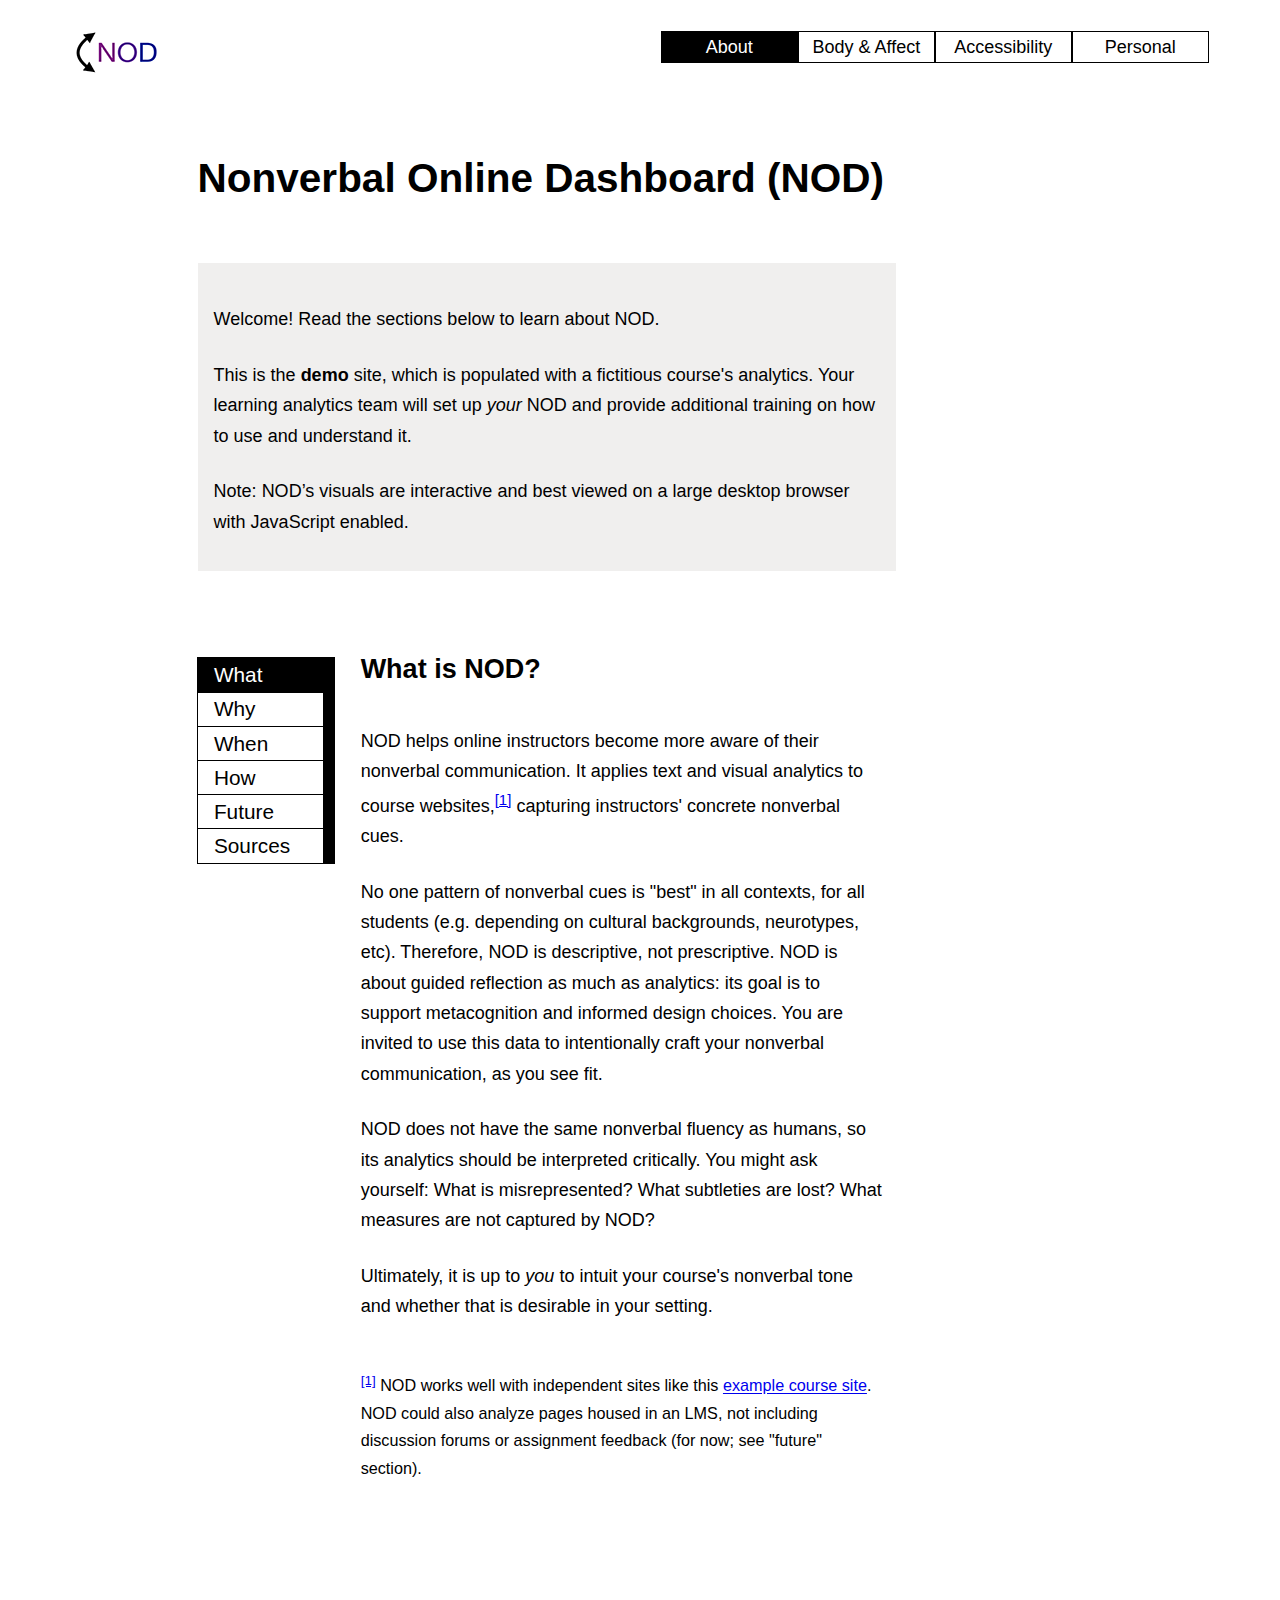
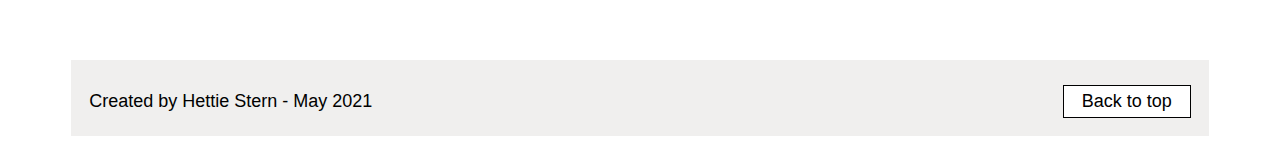
<file: index.html>
<!DOCTYPE html>
<html lang="en">

<head>
 	<meta charset="UTF-8">
 	<title>NOD</title>
 	<link rel="stylesheet" href="styles/about.css">
</head>

<body>
<header id="top">
	<img src="images/NOD7.png" alt="Nod logo: the text Nod with a double curved arrow mimicking the motion of a head nod" width=94 height=56>
	<nav id="mainMenu" aria-label="main menu">
		<ul>
			<li><span id="currentPage"><span class="visuallyHidden">Current Page:</span>About</span></li>
			<li><a href="bodyaffect.html" class="otherPages">Body & Affect</a></li>
			<li><a href="accessibility.html" class="otherPages">Accessibility</a></li>
			<li><a href="personal.html" class="otherPages">Personal</a></li>
		</ul>
	</nav>	
</header>

<h1>Nonverbal Online Dashboard (<span class="title">Nod</span>)</h1>

<section id="intro" aria-label="Introduction">
	<p>Welcome! Read the sections below to learn about <span class="title">Nod</span>.</p> 
	<p>This is the <strong>demo</strong> site, which is populated with a fictitious course's analytics. Your learning analytics team will set up <em>your</em> <span class="title">Nod</span> and provide additional training on how to use and understand it.</p>
	<p>Note: <span class="title">Nod</span>’s visuals are interactive and best viewed on a large desktop browser with JavaScript enabled.</p>
</section>

<nav id="aboutMenu" aria-label="about Nod menu">
	<ul role="tablist">
		<li><button class="tablinks" role="tab" onclick="openTab(event, 'what')" id="defaultOpen" aria-controls="what">What</button></li>
		<li><button class="tablinks" role="tab" onclick="openTab(event, 'why')" aria-controls="why">Why</button></li>
		<li><button class="tablinks" role="tab" onclick="openTab(event, 'when')" aria-controls="when">When</button></li>
		<li><button class="tablinks" role="tab" onclick="openTab(event, 'how')" aria-controls="how">How</button></li>
		<li><button class="tablinks" role="tab" onclick="openTab(event, 'future')" aria-controls="future">Future</button></li>
		<li><button class="tablinks" role="tab" onclick="openTab(event, 'sources')" aria-controls="sources">Sources</button></li>
	</ul>
</nav>




<section id="what" class="tabcontent" aria-labelledby="whatHeader">
	<h2 id="whatHeader">What is <span class="title">Nod</span>?</h2>
	<p> 
		<span class="title">Nod</span> helps online instructors become more aware of their nonverbal communication. It applies text and visual analytics to course websites,<sup id="linkToWhatNote"><a href="#whatNote">[1]</a></sup> capturing instructors' concrete nonverbal cues.
	</p>
	<p>
		No one pattern of nonverbal cues is "best" in all contexts, for all students (e.g. depending on cultural backgrounds, neurotypes, etc). Therefore, <span class="title">Nod</span> is descriptive, not prescriptive. <span class="title">Nod</span> is about guided reflection as much as analytics: its goal is to support metacognition and informed design choices. You are invited to use this data to intentionally craft your nonverbal communication, as you see fit.
	</p>
	<p>
		<span class="title">Nod</span> does not have the same nonverbal fluency as humans, so its analytics should be interpreted critically. You might ask yourself: What is misrepresented? What subtleties are lost? What measures are not captured by <span class="title">Nod</span>?
	</p>
	<p>
		Ultimately, it is up to <em>you</em> to intuit your course's nonverbal tone and whether that is desirable in your setting.
	</p>
	<footer id="whatNote" class="footnote">
		<p>
			<sup><a href="#linkToWhatNote">[1]</a></sup>
			<span class="title">Nod</span> works well with independent sites like this <a href="https://bookdown.org/chen/la-manual/">example course site</a>. <span class="title">Nod</span> could also analyze pages housed in an LMS, not including discussion forums or assignment feedback (for now; see "future" section).
		</p>
	</footer>
</section>

<section id="why" class="tabcontent" aria-labelledby="whyHeader">
	<h2 id="whyHeader">Why is <span class="title">Nod</span> useful?</h2>
	<p>
		Learners don't just encode learning content but also the context in which it is learned. Nonverbal cues are part of that context. They reveal the attitudes and emotions behind our messages, shaping the social-emotional experience of learning <span class="citation">(<cite>Al Tawil, 2019</cite>)</span>.
	</p>
	<p>
		In online environments, nonverbal communication may affect <dfn>social presence</dfn>, in particular <span class="citation">(<cite>Tu & McIsaac, 2002</cite>; <cite>Dixson et al, 2017</cite>; <cite>Al Tawil, 2019</cite>)</span>. Social presence is "the degree to which a person is perceived as ‘real’ in computer-mediated communication” <span class="citation">(<cite>Gunawardena & Zittle, 1997</cite>, p. 9)</span>. When learners experience high levels of instructor social presence in an online course, they perceive the instructor as available and interested in interpersonal relationships <span class="citation">(<cite>Dikkers, 2017</cite>)</span>. A notable aspect of social presence is <dfn>immediacy</dfn>, or a feeling of closeness <span class="citation">(<cite>Mehrabian, 1971</cite>; <cite>Tu & McIsaac, 2002</cite>)</span>. Social presence, including immediacy, has been associated with more positive affect toward the instructor, course, and subject and greater learner engagement and motivation <span class="citation">(<cite>Gunawardena, 1995</cite>; <cite>Witt et al, 2004</cite>)</span>.
	</p>
	<p>
		Therefore, by pointing out your nonverbal cues, <span class="title">Nod</span> offers clues about your social presence (or lack there of). Based on your course site, how might learners perceive your effort to cultivate a relationship with them; your effort to help them succeed? <span class="title">Nod</span>'s analytics may support or refute different answers.
	</p>
	<p>
		These analytics draw especially from <cite>Dixson et al (2017)</cite> and <cite>Al Tawil (2019)</cite>. These papers outline new, exploratory frameworks for nonverbal communication in online learning — frameworks that have also been correlated with social presence. These frameworks include the physical body language and paralanguage that can be conveyed through multimedia. But they also describe other ways to convey nonverbal intent digitally. Some of these, such as personal images and emoticons, may be overlooked and underutilized despite their significant effects <span class="citation">(<cite>Dixson et al, 2017</cite>)</span>. <span class="title">Nod</span> builds upon these frameworks - translating and reorganizing their measures and specifying additional, related ones. Currently, <span class="title">Nod</span> favors text-based cues, but future developments will expand its capacity for detailed analysis of multimedia and temporal cues, too (see "future" section).
	</p>
	<p>
		Because <span class="title">Nod</span> is theory-driven, it could be useful for both practice and research. <span class="title">Nod</span>'s analytics could be paired with data on learners' affective, cognitive, and behavioral learning to gain deeper understanding of the effects of nonverbal communication. Researchers might identify different analytic patterns and study their effects on different learners and/or across different contexts. Moreover, they could study the relative significance of each of <span class="title">Nod</span>'s categories and cues for different learners and contexts.
	</p>
</section>

<section id="when" class=tabcontent aria-labelledby="whenHeader">
	<h2 id="whenHeader">When should I use <span class="title">Nod</span>?</h2>
	<p>
		<span class="title">Nod</span> is easiest to set up when your course site has been created in full — whether your course is pre-planned or already delivered. It may be challenging to automatize updates to <span class="title">Nod</span> as new pages are created on your course site. Still, <span class="title">Nod</span> is meant to be actionable. You are encouraged to use <span class="title">Nod</span>'s insights to revise your course site or your approach to designing other course sites. 
	</p>
</section>


<section id="how" class=tabcontent aria-labelledby="howHeader">
	<h2 id="howHeader">How does <span class="title">Nod</span> work?</h2>
	<p>
		<span class="title">Nod</span> treats your website's html code as textual data, which can be analyzed and visualized. Here is a simplified explanation of the workflow:
	</p>
	<p>
		Your learning analytics team will set up a database to house data about your course website.<sup id="linktoHowNote"><a href="#howNote">[1]</a></sup> For each page on your site, a url will be added to a new row in this database. A process called web scraping will be used to fetch the html code from that url. 
	</p>
	<p>
		The html code will be parsed to identify and store the following: the alt text and captions for images and videos, image pixel dimensions, and the video durations. The page url will also be passed to <a href="https://www.webaccessibility.com/">Web Accessibility by Level Access</a> and the compliance score will be collected.
	</p>
	<p>
		In addition, the text on each page will be extracted from the html code and saved to a text file. Each file will be passed to two text analysis tools: <dfn><a href="http://www.cohmetrix.com/">CohMetrix</a></dfn> and <dfn><a href="https://liwc.wpengine.com/">Linguistic Inquiry & Word Count (LIWC)</a></dfn>. 
	</p>
	<p>
		CohMetrix calculates 108 different indices on a text. The following ones will be added to your database: average paragraph length and syntactic simplicity.
	</p>
	<p>
		LIWC consists of a series of dictionaries, each corresponding to a different category. It categorizes each word in a text by searching for it in each dictionary and noting which one(s) it appears in. This is used to calculate 1. the percentage of the text that falls into each category and 2. the text's score on four summary variables <span class="citation">(<cite>Pennebaker et al, 2015</cite>)</span>. 
	</p>
	<div>	
		<p>
			The following LIWC analytics will be added to your database: 
		</p>
		<ul>
			<li>The percentage of words on your page that fall into the body, affective processes, and informal language categories. These categories have been customized for <span class="title">Nod</span> to include the following additions: select emojis added to the body and affective processes categories (note: emoticons are already included); nonverbal vocalizations & capitalizations added to the informal language category.</li>
			<li>The scores on the emotional tone and authenticity variables</li>
		</ul>
	</div>
	<div>
		<p>
			LIWC dictionaries will also be used independently to create and store the following lists:
		</p>
		<ul>
			<li>
				The specific words/ideograms in your text that fall into the customized body, affective processes, and informal language categories, along with the number of times they appear in your text. (For each page, there will be an array of words/ideograms and their frequency. All arrays will be looped through to identify words/ideograms with the highest total frequency across all pages.)
			</li>
			<li>
				The captions and alt text on your website that contain words from the first-person pronouns, social processes, and personal concerns categories. Each page has a list of captions and alt text for images that appear on it. Each word in each caption or al text will be compared to the first-person pronouns, social processes, and personal concerns dictionaries. If a match is found between one word in the caption / alt text and one of those dictionaries, the whole caption or alt text will be added to a "personal image" list. Additionally, the captions/alt text for all GIFs (identified by src pointing to .gif file) are added to this list. 
			</li>
		</ul>
	</div>
	<p>
		Finally, to create <span class="title">Nod</span>'s visualizations, the database will be uploaded to <a href="https://public.tableau.com/en-us/s/">Tableau</a>, a visual analytics platform. Should you update your database, Tableau can automatically update your visualizations as well.
	</p>
	<footer id="howNote" class="footnote">
		<p>
			<sup><a href="#linktoHowNote">[1]</a></sup>
			<a href="https://openrefine.org/">OpenRefine</a> is a good database application choice. Speak with your learning analytics team to learn about its procedures for ethical data storage.
		</p>
	</footer>
</section>


<section id="future" class=tabcontent aria-labelledby="futureHeader">
	<h2 id="futureHeader">Future developments</h2>
	<ul>
		<li>
			More detailed analysis of multimedia: <span class="title">Nod</span> will detect bodies & affect in visuals and voice. This will require additional ethical considerations around machine learning and data privacy. 
		</li>
		<li>
			More data sources: <span class="title">Nod</span> will analyze instructors’ interactions with students, including over email or private messaging, in discussion forums, and when giving feedback on assignments. Interactions could be compared by type and/or learner. Email could be scraped, and <span class="title">Nod</span> could integrate within an LMS.
		</li>
		<li>
			Additional categories of nonverbal cues, derived from <cite>Dixson et al (2017)</cite> and <cite>Al Tawil (2019)</cite>:
			<ul class="sublist">
				<li>aesthetics: colors, typographic design, layout (analyze CSS)</li>
				<li>chronemics: response / feedback latency, length, and frequency</li>
			</ul>
		</li>
		<li>
			Technical improvements: increased accessibility of <span class="title">Nod</span> itself and adaptive formatting for visuals with larger data set sizes
		</li>
		<li>
			A super <span class="title">Nod</span> that aggregates / compares data from multiple courses 
		</li>
		<li>
			Potentially, the addition of meaningful benchmarks and summary scales. These would consider subject and setting and be created through research on large samples of courses. Any additions must pass ethical scrutiny, especially regarding biases that might be amplified. <span class="title">Nod</span> will continue to emphasize human interpretation and context dependency. 
		</li>
	</ul>
</section>


<section id="sources" class=tabcontent aria-labelledby="sourcesHeader">
	<h2 id="sourcesHeader">Sources</h2>
	<ol>
		<li>
			Al Tawil, R. (2019). Nonverbal Communication in Text-Based, Asynchronous Online Education. The International Review of Research in Open and Distributed Learning, 20(1).
		</li>
		<li>
			Dikkers, A. G., Whiteside, A. L., & Tap, B. (2017). Social presence: Understanding connections among definitions, theory, measurements, and practice. In A. L. Whiteside, A. G. Dikkers, & K., & Swan (Eds.), Social presence in online learning : Multiple perspectiveson practice and research (pp. 11-25). Stylus Publishing. 
		</li>
		<li>
			Dixson, M. D., Greenwell, M. R., Rogers-Stacy, C., Weister, T., & Lauer, S. (2017). Nonverbal immediacy behaviors and online student engagement: bringing past instructional research into the present virtual classroom. Communication Education, 66(1), 37-53.
		</li>
		<li>
			Gunawardena, C. N. (1995). Social presence theory and implications for interaction and collaborative learning in computer conferences. International journal of educational telecommunications, 1(2), 147-166.
		</li>
		<li>
			Gunawardena, C. N., & Zittle, F. J. (1997). Social presence as a predictor of satisfaction within a computer‐mediated conferencing environment. American Journal of Distance Education, 11(3), 8-26.
		</li>
		<li>
			Mehrabian, A. (1971). Silent messages (Vol. 8, No. 152, p. 30). Belmont, CA: Wadsworth.
		</li>
		<li>
			Pennebaker, J.W., Boyd, R.L., Jordan, K., & Blackburn, K. (2015). The development and psychometric properties of LIWC2015. Austin, TX: University of Texas at Austin. DOI: 10.15781/T29G6Z
		</li>
		<li>
			Tu, C. H., & McIsaac, M. (2002). The relationship of social presence and interaction in online classes. The American Journal of Distance Education, 16(3), 131-150.
		</li>
		<li>
			Witt, P. L., Wheeless, L. R., & Allen, M. (2004). A meta‐analytical review of the relationship between teacher immediacy and student learning. Communication Monographs, 71(2), 184-207.
		</li>
	</ol>
</section>

<footer id="pagefooter">
	<p id="attribution">Created by Hettie Stern - May 2021</p>
	<p id="topButton"><a href="#top">Back to top</a></p>
</footer>

<script src="scripts/tabsAccordion.js"></script>

</body>

</html>
</file>
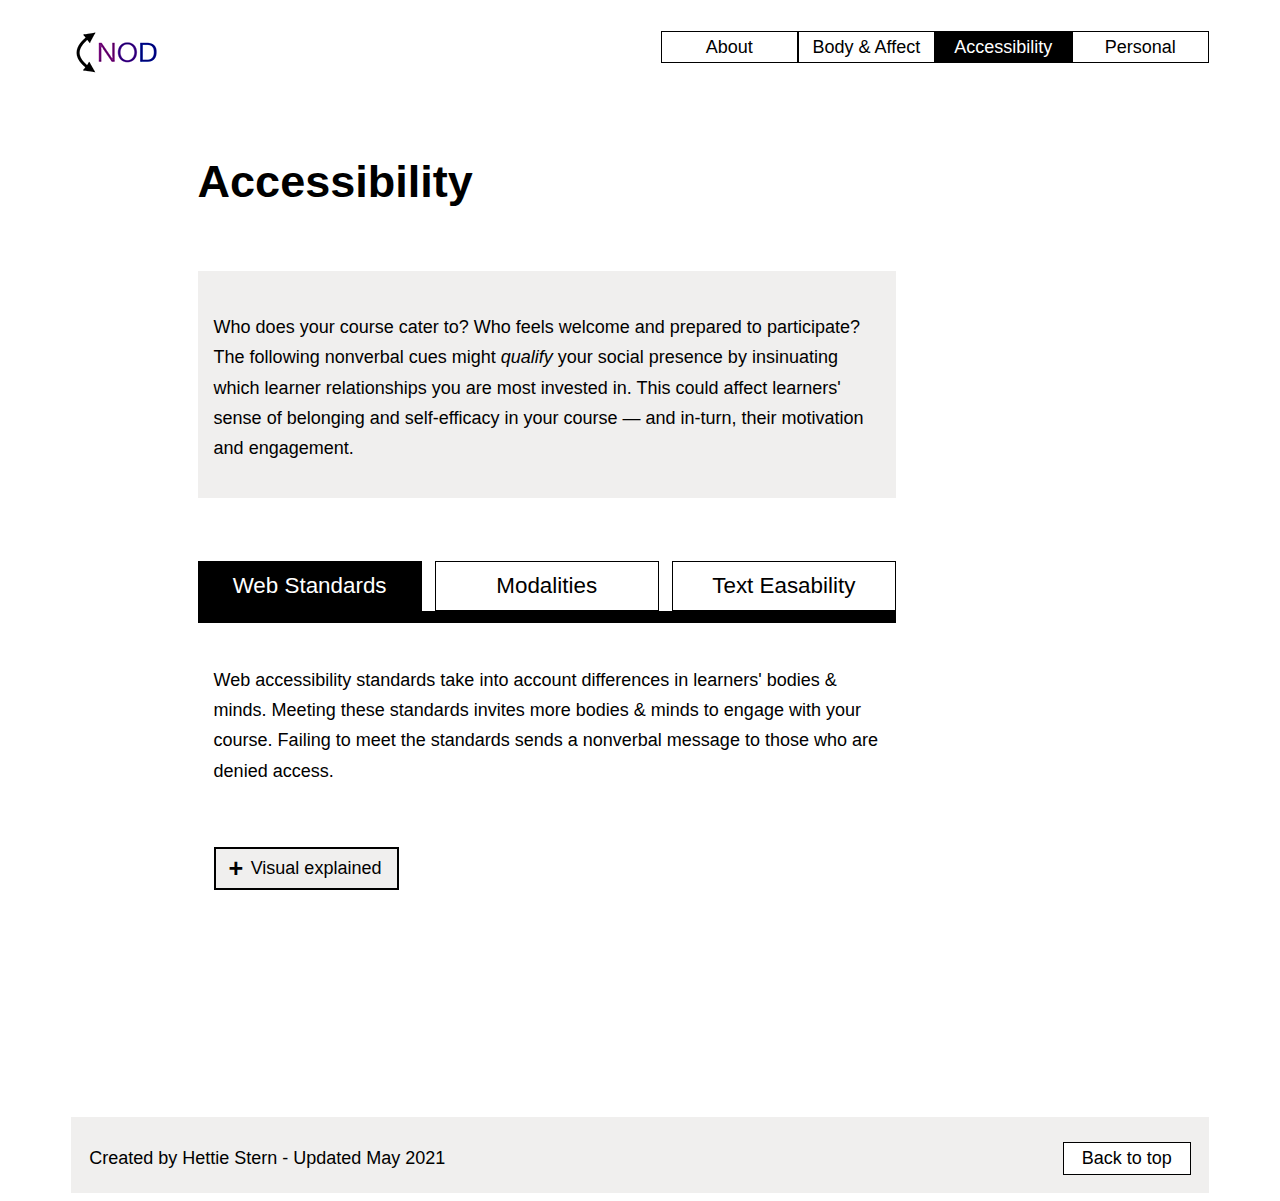
<file: accessibility.html>
<!DOCTYPE html>
<html lang="en">

<head>
	<meta charset="UTF-8">
 	<title>NOD-Accessibility</title>
 	<link rel="stylesheet" href="styles/category.css">
</head>

<body>
	
<header id="top">
	<img src="images/NOD7.png" alt="Nod logo: the text Nod with a double curved arrow mimicking the motion of a head nod" width=94 height=56>
	<nav id="mainMenu" aria-label="main menu">
		<ul>
			<li><a href="index.html" class="otherPages">About</a></li>
			<li><a href="bodyaffect.html" class="otherPages">Body & Affect</a></li>
			<li><span id="currentPage"><span class="visuallyHidden">Current Page:</span>Accessibility</span></li>
			<li><a href="personal.html" class="otherPages">Personal</a></li>
		</ul>
	</nav>	
</header>

<h1>Accessibility</h1>

<section id="intro" aria-label="Introduction">
	<p>
		Who does your course cater to? Who feels welcome and prepared to participate? The following nonverbal cues might <em>qualify</em> your social presence by insinuating which learner relationships you are most invested in. This could affect learners' sense of belonging and self-efficacy in your course — and in-turn, their motivation and engagement.
	</p>
</section>

<nav id="categoryMenu" aria-label="accessibility cues menu">
	<ul role="tablist">
		<li><button class="tablinks" role="tab" onclick="openTab(event, 'webStandards')" id="defaultOpen" aria-controls="webStandards">Web Standards</button></li>
		<li><button class="tablinks" role="tab" onclick="openTab(event, 'modalities')" aria-controls="modalities">Modalities</button></li>
		<li><button class="tablinks" role="tab" onclick="openTab(event, 'textEasability')" aria-controls="textEasability">Text Easability</button></li>
	</ul>
</nav>


<section id="webStandards" class="tabcontent shorterVisual" aria-label="Web Standards">

	<p class="reflection">
		Web accessibility standards take into account differences in learners' bodies & minds. Meeting these standards invites more bodies & minds to engage with your course. Failing to meet the standards sends a nonverbal message to those who are denied access.
	</p>

	<button class="accordion" id="wsAccord" aria-expanded="false" aria-controls="wsPanel">Visual explained</button>
	<div class="panel" id="wsPanel" role="region" aria-hidden="true" aria-labelledby="wsAccord">
	  <p>
	  	This chart shows how well each page meets the <b>Web Content Accessibility Guidelines (WCAG) 2.1 standards</b>, according to <a href="https://www.webaccessibility.com/">Web Accessibility by Level Access</a>. Each page is scored from 0 (no compliance with standards) to 100 (full compliance with standards).
	  </p>
	  <p> 
	  	Coming soon: detailed results, including specific violations, will be displayed or linked to make these analytics more actionable.
	  </p>
	</div>


	<!-- embed code provided by Tableau-->

	<div class='tableauPlaceholder' id='viz1618787666104' style='position: relative'>
		<noscript>
			<img alt='Web standards compliance scores. Description of analytics coming soon.' src=
			'https:&#47;&#47;public.tableau.com&#47;static&#47;images&#47;Ac&#47;Accessibility_16063529736840&#47;Sheet2&#47;1_rss.png'
			style='border: none'>
		</noscript>
		<object class='tableauViz' style='display:none;'>
			<param name='host_url' value='https%3A%2F%2Fpublic.tableau.com%2F'>
			<param name='embed_code_version' value='3'>
			<param name='site_root' value=''>
			<param name='name' value='Accessibility_16063529736840&#47;Sheet2'>
			<param name='tabs' value='no'>
			<param name='toolbar' value='no'>
			<param name='static_image' value=
			'https:&#47;&#47;public.tableau.com&#47;static&#47;images&#47;Ac&#47;Accessibility_16063529736840&#47;Sheet2&#47;1.png'>
			 <param name='animate_transition' value='yes'>
			<param name='display_static_image' value='yes'>
			<param name='display_spinner' value='yes'>
			<param name='display_overlay' value='yes'>
			<param name='display_count' value='yes'>
			<param name='language' value='en'>
		</object>
	</div>
	<script type='text/javascript'>
	    var divElement = document.getElementById('viz1618787666104');
		var vizElement = divElement.getElementsByTagName('object')[0];
		vizElement.style.width='94%';vizElement.style.height=(divElement.offsetWidth*0.1)+'px';
		var scriptElement = document.createElement('script');
		scriptElement.src = 'https://public.tableau.com/javascripts/api/viz_v1.js';
		vizElement.parentNode.insertBefore(scriptElement, vizElement);
	</script>

</section>



<section id="modalities" class="tabcontent" aria-label="Modalities">

<p class="reflection">
		Different modalities afford different types of nonverbal cues. They may also make information more or less accessible to learners depending on cognitive and technological processing speeds. What nonverbal cues are available and/or transmitted by the modalities you choose? What pathways do learners have to understanding and the experience of social presence?
	</p>

	<button class="accordion" id="modAccord" aria-expanded="false" aria-controls="modPanel">Visual explained</button>
	<div class="panel" id="modPanel" role="region" aria-hidden="true" aria-labelledby="modAccord">
	  <p>
	  	This bubble chart compares the relative use of different modalities in your course, overall. A larger circle means more information is presented in that modality. 
	  </p>
	  <p> 
	  	The following conversions were used to create this distribution: 1 minute of video = 125 words = 531,915 square pixels. Future research may adjust these numbers according to course subject and context.
	  </p>
	</div>


	<!-- embed code provided by Tableau-->

	<div class='tableauPlaceholder' id='viz1618445539632' style='position: relative'>
		<noscript>
			<img alt='How information is communicated. Description of analytics coming soon.' src=
			'https:&#47;&#47;public.tableau.com&#47;static&#47;images&#47;Ac&#47;Accessibility2_16064123582380&#47;Sheet1&#47;1_rss.png'
			style='border: none'>
		</noscript>
		<object class='tableauViz' style='display:none;'>
			<param name='host_url' value='https%3A%2F%2Fpublic.tableau.com%2F'>
			 <param name='embed_code_version' value='3'>
			 <param name='site_root' value=''>
			<param name='name' value='Accessibility2_16064123582380&#47;Sheet1'>
			<param name='tabs' value='no'>
			<param name='toolbar' value='yes'>
			<param name='static_image' value=
			'https:&#47;&#47;public.tableau.com&#47;static&#47;images&#47;Ac&#47;Accessibility2_16064123582380&#47;Sheet1&#47;1.png'>
			 <param name='animate_transition' value='yes'>
			<param name='display_static_image' value='yes'>
			<param name='display_spinner' value='yes'>
			<param name='display_overlay' value='yes'>
			<param name='display_count' value='yes'>
			<param name='language' value='en'>
		</object>
	</div>
	<script type='text/javascript'>
	    var divElement = document.getElementById('viz1618445539632');
		var vizElement = divElement.getElementsByTagName('object')[0];
		vizElement.style.width='95%';vizElement.style.height=(divElement.offsetWidth*.5)+'px';
		var scriptElement = document.createElement('script');
		scriptElement.src = 'https://public.tableau.com/javascripts/api/viz_v1.js';
		vizElement.parentNode.insertBefore(scriptElement, vizElement);
	</script>

</section>



<section id="textEasability" class="tabcontent" aria-label="Text Easability">

	<p class="reflection">
		Can your course site be read with ease? Text easability could have similar effects as the speed and volume of speech. It may signal your expectations for learners' effort, executive function skills, or prior knowledge. Or it might signal how much care you've given to make information intelligible or digestible for certain learners. This may shape learners' emotional experience of reading your text. For example, if learners can't meet your implicit expectations or feel you don't care about supporting them, they may become frustrated with you, the course, or themselves.
	</p>

	<button class="accordion" id="teAccord" aria-expanded="false" aria-controls="tePanel">Visual explained</button>
	<div class="panel" id="tePanel" role="region" aria-hidden="true" aria-labelledby="teAccord">
		<p>
	  		This scatterplot shows each page's average paragraph length as a function of syntactic simplicity. Average paragraph length may indicate how much text is formatted / broken up vs blocked. Text with greater syntactic simplicity uses fewer words and simpler, more familiar syntax structures.<sup id="linkToEasabilityNote"><a href="#easabilityNote">[1]</a></sup>	
		</p>
		<p>
			A page with long paragraphs and low syntactic simplicity may have dense blocks of text that are more cognitively demanding.
		</p>
		<footer class="footnote" id="easabilityNote">
			<p>
				<sup><a href="#linkToEasabilityNote">[1]</a></sup>
				See <a href="http://cohmetrix.memphis.edu/cohmetrixhome/documentation_indices.html">CohMetrix documentation</a>, sections III.1 & III.2
			</p>
		</footer>
	</div>


	<!-- embed code provided by Tableau-->

	<div class='tableauPlaceholder' id='viz1618786522759' style='position: relative'>
		<noscript>
			<img alt='Paragraph length x Syntactic simplicity. Description of analytics coming soon.' src=
			'https:&#47;&#47;public.tableau.com&#47;static&#47;images&#47;Ac&#47;Accessibility_16063529736840&#47;Sheet6&#47;1_rss.png'
		style='border: none'>
		</noscript> 
		<object class='tableauViz' style='display:none;'>
			<param name='host_url' value='https%3A%2F%2Fpublic.tableau.com%2F'>
			 <param name='embed_code_version' value='3'>
			 <param name='site_root' value=''>
			 <param name='name' value='Accessibility_16063529736840&#47;Sheet6'>
			 <param name='tabs' value='no'>
			 <param name='toolbar' value='no'>
			 <param name='static_image' value='https:&#47;&#47;public.tableau.com&#47;static&#47;images&#47;Ac&#47;Accessibility_16063529736840&#47;Sheet6&#47;1.png'>
			 <param name='animate_transition' value='yes'>
			 <param name='display_static_image' value='yes'>
			 <param name='display_spinner' value='yes'>
			 <param name='display_overlay' value='yes'>
			 <param name='display_count' value='yes'>
			 <param name='language' value='en'>
		</object>
	</div>
	<script type='text/javascript'>
	    var divElement = document.getElementById('viz1618786522759');                    
		var vizElement = divElement.getElementsByTagName('object')[0];                    
		vizElement.style.width='95%';vizElement.style.height=(divElement.offsetWidth*0.57)+'px';                    
		var scriptElement = document.createElement('script');                    
		scriptElement.src = 'https://public.tableau.com/javascripts/api/viz_v1.js';                    
		vizElement.parentNode.insertBefore(scriptElement, vizElement);                
	</script>

</section>



<footer id="pagefooter">
	<p id="attribution">Created by Hettie Stern - Updated May 2021</p>
	<p id="topButton"><a href="#top">Back to top</a></p>
</footer>


<script src="scripts/tabsAccordion.js"></script>

</body>

</html>
</file>
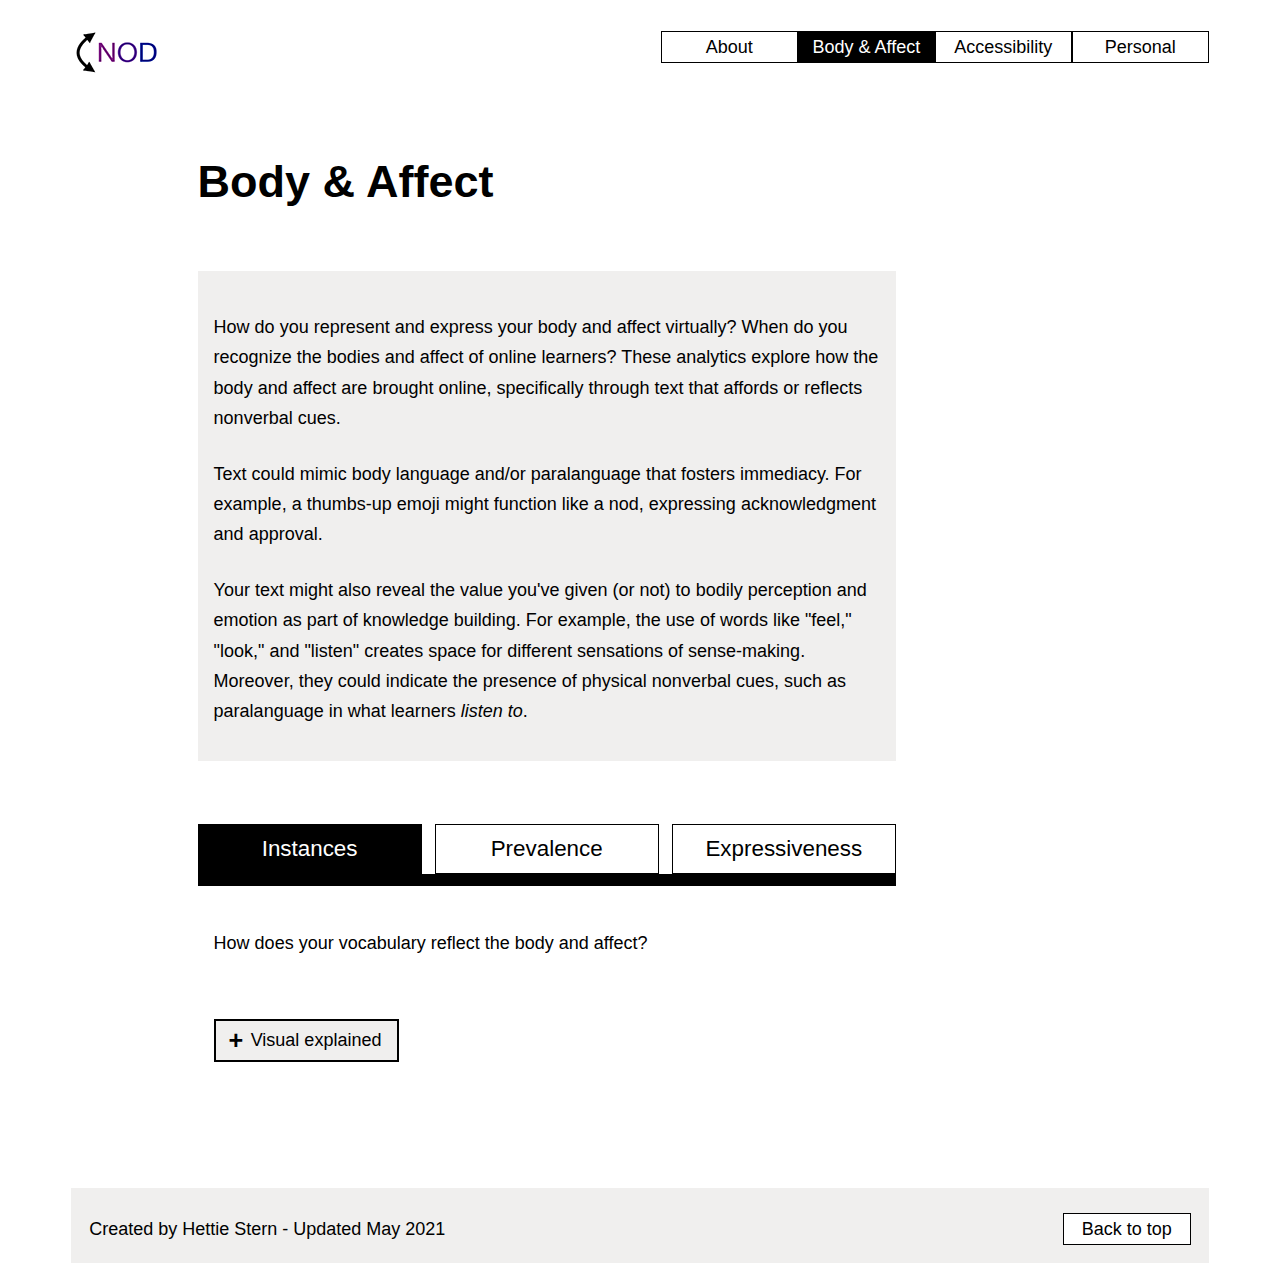
<file: bodyaffect.html>
<!DOCTYPE html>
<html lang="en">

<head>
	<meta charset="UTF-8">
 	<title>NOD-BodyAffect</title>
 	<link rel="stylesheet" href="styles/category.css">
</head>

<body>
<header id="top">
	<img src="images/NOD7.png" alt="Nod logo: the text Nod with a double curved arrow mimicking the motion of a head nod" width=94 height=56>
	<nav id="mainMenu" aria-label="main menu">
		<ul>
			<li><a href="index.html" class="otherPages">About</a></li>
			<li><span id="currentPage"><span class="visuallyHidden">Current Page:</span>Body & Affect</span></li>
			<li><a href="accessibility.html" class="otherPages">Accessibility</a></li>
			<li><a href="personal.html" class="otherPages">Personal</a></li>
		</ul>
	</nav>	
</header>

<h1>Body & Affect</h1>

<section id="intro" aria-label="Introduction">
	<p>
		How do you represent and express your body and affect virtually? When do you recognize the bodies and affect of online learners? These analytics explore how the body and affect are brought online, specifically through text that affords or reflects nonverbal cues. 
	</p>
	<p>
		Text could mimic body language and/or paralanguage that fosters immediacy. For example, a <i>thumbs-up emoji</i> might function like a nod, expressing acknowledgment and approval.
	</p>
	<p>
		Your text might also reveal the value you've given (or not) to bodily perception and emotion as part of knowledge building. For example, the use of words like "feel," "look," and "listen" creates space for different sensations of sense-making. Moreover, they could indicate the presence of physical nonverbal cues, such as paralanguage in what learners <em>listen to</em>.
	</p>
</section>

<nav id="categoryMenu" aria-label="body and affect cues menu">
	<ul role="tablist">
		<li><button class="tablinks" role="tab" onclick="openTab(event, 'instances')" id="defaultOpen" aria-controls="instances">Instances</button></li>
		<li><button class="tablinks" role="tab" onclick="openTab(event, 'prevalence')" aria-controls="prevalence">Prevalence</button></li>
		<li><button class="tablinks" role="tab" onclick="openTab(event, 'expressiveness')" aria-controls="expressiveness">Expressiveness</button></li>
	</ul>
</nav>


<section id="instances" class="tabcontent" aria-label="Instances">
	<p class="reflection">
		How does your vocabulary reflect the body and affect?
	</p>
	<button class="accordion" id="instAccord" aria-expanded="false" aria-controls="instPanel">Visual explained</button>
	<div class="panel" id="instPanel" role="region" aria-hidden="true" aria-labelledby="instAccord">
	  <p>
	  	This word cloud displays the most common body and affect words and ideograms used on your course site. The larger the word or ideogram, the more frequently it is used on your site.
	  </p>
	  <div> 
	  	<p>Customized LIWC dictionaries are used to identify words and ideograms that either or both:</p>
		  <ul>
		  	<li>
		  		reference the <b>body</b>, including perceptual processes (LIWC's body category). Examples: "head", "listen", <i>thumbs-up emoji</i>
		  	</li>
		  	<li>
		  		describe or convey <b>affect</b> (LIWC's affective processes and informal language categories). Examples: nonverbal vocalizations & capitalizations like "<i>sooo</i>" and "<i>GREAT</i>"; netspeak like "<i>lol</i>"; <i>heart emoji</i> or <i>&#60;3</i>
		  	</li>
		  </ul>
		</div>
	</div>


	<!-- embed code provided by Tableau-->

	<div class='tableauPlaceholder' id='viz1618788482415' style='position: relative'>
			<noscript><img alt=
			'Body and affect words and ideograms. Description of analytics coming soon.' src=
			'https:&#47;&#47;public.tableau.com&#47;static&#47;images&#47;Wo&#47;Wordcloud_16076253095960&#47;Sheet1&#47;1_rss.png'
			style='border: none'>
		</noscript>
		<object class='tableauViz' style='display:none;'>
			<param name='host_url' value='https%3A%2F%2Fpublic.tableau.com%2F'>
			 <param name='embed_code_version' value='3'>
			 <param name='site_root' value=''>
			<param name='name' value='Wordcloud_16076253095960&#47;Sheet1'>
			<param name='tabs' value='no'>
			<param name='toolbar' value='yes'>
			<param name='static_image' value=
			'https:&#47;&#47;public.tableau.com&#47;static&#47;images&#47;Wo&#47;Wordcloud_16076253095960&#47;Sheet1&#47;1.png'>
			 <param name='animate_transition' value='yes'>
			<param name='display_static_image' value='yes'>
			<param name='display_spinner' value='yes'>
			<param name='display_overlay' value='yes'>
			<param name='display_count' value='yes'>
			<param name='language' value='en'>
			<param name='filter' value='publish=yes'>
			<param name='origin' value='viz_share_link'>
		</object>
	</div>
	<script type='text/javascript'>
	    var divElement = document.getElementById('viz1618788482415');
		var vizElement = divElement.getElementsByTagName('object')[0];
		vizElement.style.width='95%';vizElement.style.height=(divElement.offsetWidth*0.4)+'px';
		var scriptElement = document.createElement('script');
		scriptElement.src = 'https://public.tableau.com/javascripts/api/viz_v1.js';
		vizElement.parentNode.insertBefore(scriptElement, vizElement);                
	</script>

</section>



<section id="prevalence" class="tabcontent" aria-label="Prevalence">
	<p class="reflection">
		Is the body and/or affect more present for certain lessons? Does their presence change over time, as the course progresses? Does it change through space, as learners navigate the course site?
	</p>
	<button class="accordion" id="prevAccord" aria-expanded="false" aria-controls="prevPanel">Visual explained</button>
	<div class="panel" id="prevPanel" role="region" aria-hidden="true" aria-labelledby="prevAccord">
	  <p>
	  	These charts show, out of all the text on a webpage, the percentage of words / ideograms that fall into each category. These percentages are calculated by a customized LIWC: text referencing the body is the <span class="measureName">body</span> category, and text conveying affect is the <span class="measureName">affective processes</span> plus <span class="measureName">informal language</span> categories.
	  </p>
	</div>

	<!-- embed code provided by Tableau-->
	<!-- visual 1 -->
	<div class='tableauPlaceholder' id='viz1618864493715' style='position: relative'>
		<noscript>
			<img alt='Average percent of text referencing the body and conveying affect. Description of analytics coming soon.' src=
			'https:&#47;&#47;public.tableau.com&#47;static&#47;images&#47;Fi&#47;Finalproject_16063264581250&#47;Sheet5&#47;1_rss.png'
			style='border: none'>
		</noscript>
		<object class='tableauViz' style='display:none;'>
			<param name='host_url' value='https%3A%2F%2Fpublic.tableau.com%2F'>
			 <param name='embed_code_version' value='3'>
			 <param name='site_root' value=''>
			<param name='name' value='Finalproject_16063264581250&#47;Sheet5'>
			<param name='tabs' value='no'>
			<param name='toolbar' value='no'>
			<param name='static_image' value=
			'https:&#47;&#47;public.tableau.com&#47;static&#47;images&#47;Fi&#47;Finalproject_16063264581250&#47;Sheet5&#47;1.png'>
			 <param name='animate_transition' value='yes'>
			<param name='display_static_image' value='yes'>
			<param name='display_spinner' value='yes'>
			<param name='display_overlay' value='yes'>
			<param name='display_count' value='yes'>
			<param name='language' value='en'>
		</object>
	</div>
	<script type='text/javascript'>
	    var divElement = document.getElementById('viz1618864493715');
		var vizElement = divElement.getElementsByTagName('object')[0];
		vizElement.style.width='80%';vizElement.style.height=(divElement.offsetWidth*0.2)+'px';
		var scriptElement = document.createElement('script');
		scriptElement.src = 'https://public.tableau.com/javascripts/api/viz_v1.js';
		vizElement.parentNode.insertBefore(scriptElement, vizElement);                
	</script>

	
	<!-- visual 2 -->
	<div class='tableauPlaceholder' id='viz1618864191124' style='position: relative'>
		<noscript>
			<img alt='Percentage of text referencing the body. Description of analytics coming soon.' src=
			'https:&#47;&#47;public.tableau.com&#47;static&#47;images&#47;Fi&#47;Finalproject_16063264581250&#47;Sheet1&#47;1_rss.png'
			style='border: none'>
		</noscript>
		<object class='tableauViz' style='display:none;'>
			<param name='host_url' value='https%3A%2F%2Fpublic.tableau.com%2F'>
			 <param name='embed_code_version' value='3'>
			 <param name='site_root' value=''>
			<param name='name' value='Finalproject_16063264581250&#47;Sheet1'>
			<param name='tabs' value='no'>
			<param name='toolbar' value='no'>
			<param name='static_image' value=
			'https:&#47;&#47;public.tableau.com&#47;static&#47;images&#47;Fi&#47;Finalproject_16063264581250&#47;Sheet1&#47;1.png'>
			 <param name='animate_transition' value='yes'>
			<param name='display_static_image' value='yes'>
			<param name='display_spinner' value='yes'>
			<param name='display_overlay' value='yes'>
			<param name='display_count' value='yes'>
			<param name='language' value='en'>
		</object>
	</div>
	<script type='text/javascript'>
	    var divElement = document.getElementById('viz1618864191124');
		var vizElement = divElement.getElementsByTagName('object')[0];
		vizElement.style.width='80%';vizElement.style.height=(divElement.offsetWidth*0.25)+'px';
		var scriptElement = document.createElement('script');
		scriptElement.src = 'https://public.tableau.com/javascripts/api/viz_v1.js';
		vizElement.parentNode.insertBefore(scriptElement, vizElement);                
	</script>


	<!-- visual 3 -->
	<div class='tableauPlaceholder' id='viz1618864392140' style='position: relative'>
		<noscript>
			<img alt='Percentage of text conveying affect. Description of analytics coming soon.' src=
			'https:&#47;&#47;public.tableau.com&#47;static&#47;images&#47;Fi&#47;Finalproject_16063264581250&#47;Sheet2&#47;1_rss.png'
			style='border: none'>
		</noscript>
		<object class='tableauViz' style='display:none;'>
			<param name='host_url' value='https%3A%2F%2Fpublic.tableau.com%2F'>
			 <param name='embed_code_version' value='3'>
			 <param name='site_root' value=''>
			<param name='name' value='Finalproject_16063264581250&#47;Sheet2'>
			<param name='tabs' value='no'>
			<param name='toolbar' value='no'>
			<param name='static_image' value=
			'https:&#47;&#47;public.tableau.com&#47;static&#47;images&#47;Fi&#47;Finalproject_16063264581250&#47;Sheet2&#47;1.png'>
			 <param name='animate_transition' value='yes'>
			<param name='display_static_image' value='yes'>
			<param name='display_spinner' value='yes'>
			<param name='display_overlay' value='yes'>
			<param name='display_count' value='yes'>
			<param name='language' value='en'>
		</object>
	</div>
	<script type='text/javascript'>
	    var divElement = document.getElementById('viz1618864392140');
		var vizElement = divElement.getElementsByTagName('object')[0];
		vizElement.style.width='80%';vizElement.style.height=(divElement.offsetWidth*0.25)+'px';
		var scriptElement = document.createElement('script');
		scriptElement.src = 'https://public.tableau.com/javascripts/api/viz_v1.js';
		vizElement.parentNode.insertBefore(scriptElement, vizElement);                
	</script>
	
</section>



<section id="expressiveness" class="tabcontent shorterVisual" aria-label="Expressiveness">

	<p class="reflection">
		How emotionally expressive is the text throughout your course site?
	</p>

	<button class="accordion" id="expAccord" aria-expanded="false" aria-controls="expPanel">Visual explained</button>
	<div class="panel" id="expPanel" role="region" aria-hidden="true" aria-labelledby="expAccord">
		<p>
	  		Each page on your course site receives an expressiveness score on a scale of 0 (emotionally neutral) to 50 (highly emotionally expressive). This box plot<sup id="linkToBoxPlotNote"><a href="#boxPlotNote">[1]</a></sup> shows the distribution of those scores.	
		</p>
		<p>
			This measure is a transformation of the LIWC <span class="measureName">emotional tone</span> variable<sup id="linkToToneNote"><a href="#toneNote">[2]</a></sup>, which ranges from 0 (maximally negative tone) to 100 (maximally positive tone). The expressiveness measure is the absolute value of the LIWC <span class="measureName">emotional tone</span> minus 50.
		</p>
		<p>
			Coming soon: analysis of patterns in punctuation usage.
		</p>

		<footer class="footnote">
			<p>
				<sup id="boxPlotNote"><a href="#linkToBoxPlotNote">[1]</a></sup>
				<a href="http://cohmetrix.memphis.edu/cohmetrixhome/documentation_indices.html">More on box plots</a>
			</p>
			<p>
				<sup id="toneNote"><a href="#linkToToneNote">[2]</a></sup>
				<a href="https://liwc.wpengine.com/interpreting-liwc-output/">More on <span class="measureName">emotional tone</span> variable</a>
			</p>
		</footer>
	</div>


	<!-- embed code provided by Tableau-->

	<div class='tableauPlaceholder' id='viz1618789011727' style='position: relative'>
		<noscript>
			<img alt='Expressiveness of text. Description of analytics coming soon.' src=
			'https:&#47;&#47;public.tableau.com&#47;static&#47;images&#47;C6&#47;C6Y6XK7T6&#47;1_rss.png'
			style='border: none'>
		</noscript>
		<object class='tableauViz' style='display:none;'>
			<param name='host_url' value='https%3A%2F%2Fpublic.tableau.com%2F'>
			 <param name='embed_code_version' value='3'>
			 <param name='path' value='shared&#47;C6Y6XK7T6'>
			 <param name='toolbar' value='no'>
			<param name='static_image' value=
			'https:&#47;&#47;public.tableau.com&#47;static&#47;images&#47;C6&#47;C6Y6XK7T6&#47;1.png'>
			 <param name='animate_transition' value='yes'>
			<param name='display_static_image' value='yes'>
			<param name='display_spinner' value='yes'>
			<param name='display_overlay' value='yes'>
			<param name='display_count' value='yes'>
			<param name='origin' value='viz_share_link'>
		</object>
	</div>
	<script type='text/javascript'>
	    var divElement = document.getElementById('viz1618789011727');
		var vizElement = divElement.getElementsByTagName('object')[0];
		vizElement.style.width='95%';vizElement.style.height=(divElement.offsetWidth*0.2)+'px';
		var scriptElement = document.createElement('script');
		scriptElement.src = 'https://public.tableau.com/javascripts/api/viz_v1.js';
		vizElement.parentNode.insertBefore(scriptElement, vizElement);                
	</script>
</section>


<footer id="pagefooter">
	<p id="attribution">Created by Hettie Stern - Updated May 2021</p>
	<p id="topButton"><a href="#top">Back to top</a></p>
</footer>


<script src="scripts/tabsAccordion.js"></script>

</body>

</html>
</file>
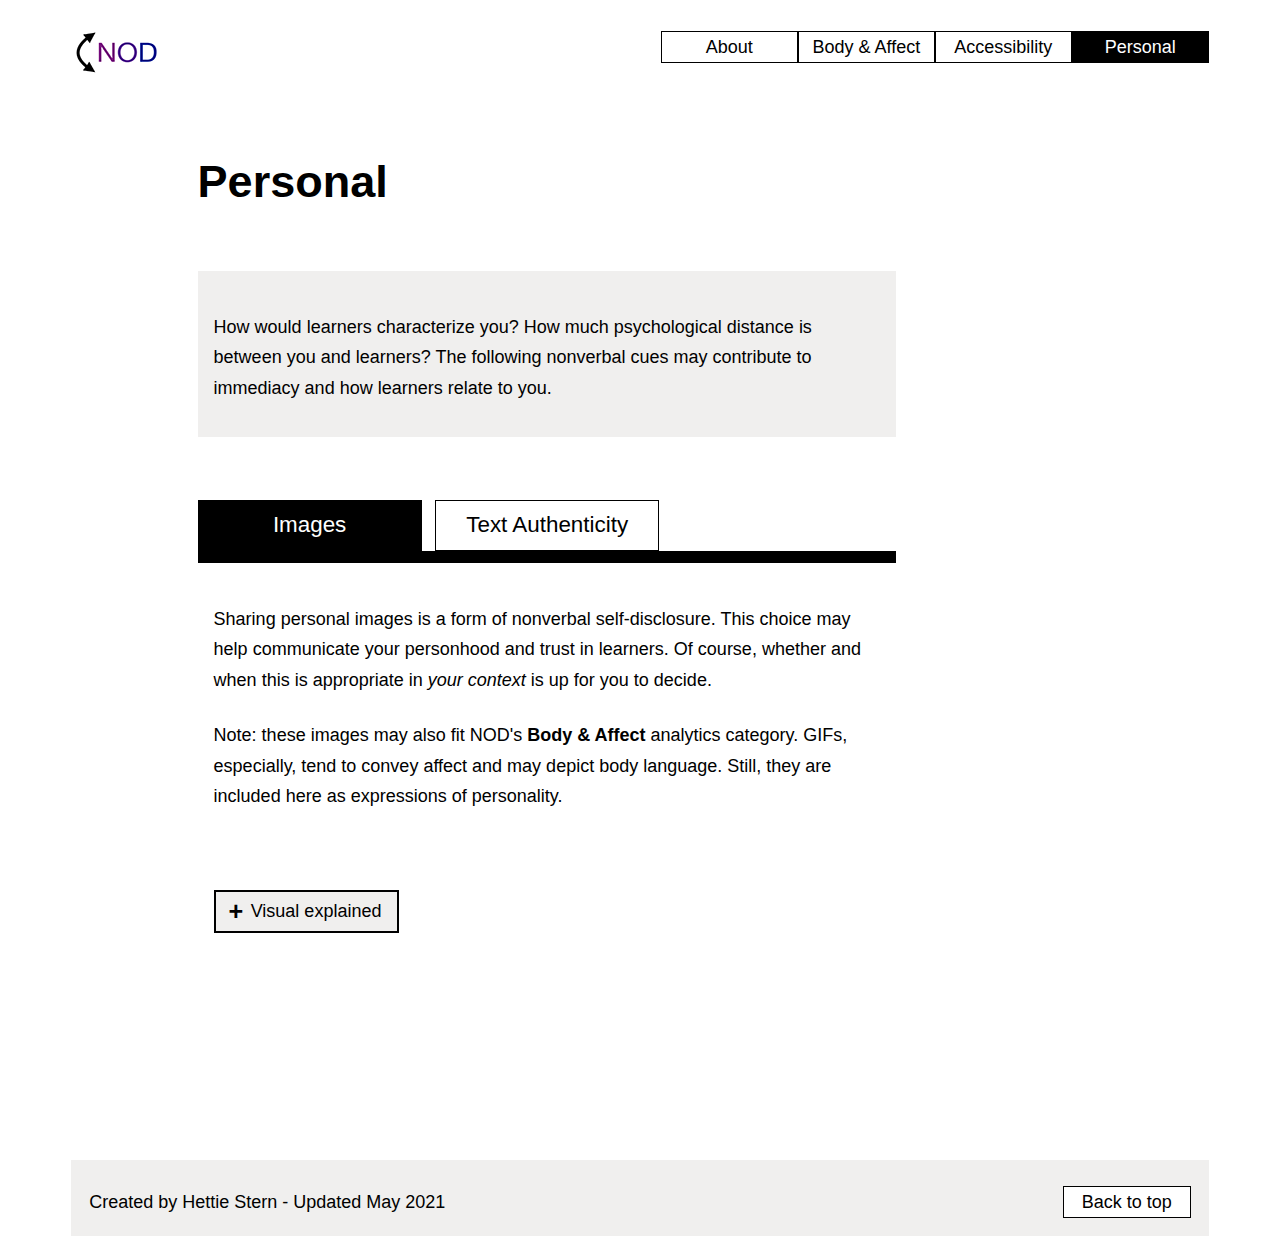
<file: personal.html>
<!DOCTYPE html>
<html lang="en">

<head>
	<meta charset="UTF-8">
 	<title>NOD-Personal</title>
 	<link rel="stylesheet" href="styles/category.css">
</head>

<body>
<header id="top">
	<img src="images/NOD7.png" alt="Nod logo: the text Nod with a double curved arrow mimicking the motion of a head nod" width=94 height=56>
	<nav id="mainMenu" aria-label="main menu">
		<ul>
			<li><a href="index.html" class="otherPages">About</a></li>
			<li><a href="bodyaffect.html" class="otherPages">Body & Affect</a></li>
			<li><a href="accessibility.html" class="otherPages">Accessibility</a></li>
			<li><span id="currentPage"><span class="visuallyHidden">Current Page:</span>Personal</span></li>
		</ul>
	</nav>	
</header>

<h1>Personal</h1>

<section id="intro" aria-label="Introduction">
	<p>
		How would learners characterize you? How much psychological distance is between you and learners? The following nonverbal cues may contribute to immediacy and how learners relate to you. 
	</p>
</section>


<nav id="categoryMenu" aria-label="personal cues menu">
	<ul role="tablist" style="justify-content: flex-start;">
		<li><button class="tablinks specialSpacing" role="tab" onclick="openTab(event, 'images')" id="defaultOpen" aria-controls="images">Images</button></li>
		<li><button class="tablinks" role="tab" onclick="openTab(event, 'textAuthenticity')" aria-controls="textAuthenticity">Text Authenticity</button></li>
	</ul>
</nav>


<section id="images" class="tabcontent shorterVisual" aria-label="Images">
	<div class="reflection">
		<p>
			Sharing personal images is a form of nonverbal self-disclosure. This choice may help communicate your personhood and trust in learners. Of course, whether and when this is appropriate in <em>your context</em> is up for you to decide. 
		</p>
		<p>
			Note: these images may also fit <span class="title">Nod</span>'s <b>Body & Affect</b> analytics category. GIFs, especially, tend to convey affect and may depict body language. Still, they are included here as expressions of personality. 
		</p>
	</div>

	<button class="accordion" id="imgAccord" aria-expanded="false" aria-controls="imgPanel">Visual explained</button>
	<div class="panel" id="imgPanel" role="region" aria-hidden="true" aria-labelledby="imgAccord">
	  <p>
	  	NOD categorizes all GIFs as personal. For other images, NOD guesses whether they are personal versus content-related based on their alternative text (alt text) and/or caption. NOD suspects an image is personal when the alt text / caption has at least one word from the LIWC <span class="measureName">first-person pronouns</span>, <span class="measureName">social processes</span>, or <span class="measureName">personal concerns</span> category. 
	  </p>
	  <p>
	  	This method is imperfect — NOD may miss or mis-categorize some images — but it highlights the potential significance of alt text and captions. Including them not only affects NOD's ability to detect personal images but also some learners' access to your visual social presence. 
	  </p>
	  <p>
	  	This table shows the alt text / captions for personal images on each page of your site. How and where are images disclosed and discovered?
	  </p>
	  <p>
	  	Coming soon: NOD will look for personal video and audio as well. This may be done through captions, transcripts, and/or neighboring text.
	  </p>
	</div>


	<!-- embed code provided by Tableau--> 

	<div class='tableauPlaceholder' id='viz1618790737707' style='position: relative'>
		<noscript>
			<img alt=
			'Alt text and aptions for personal images on each page. Description of analytics coming soon.' src=
			'https:&#47;&#47;public.tableau.com&#47;static&#47;images&#47;Pe&#47;Personal_16076243601580&#47;Sheet1&#47;1_rss.png'
			style='border: none'>
		</noscript>
		<object class='tableauViz' style='display:none;'>
			<param name='host_url' value='https%3A%2F%2Fpublic.tableau.com%2F'>
			 <param name='embed_code_version' value='3'>
			 <param name='site_root' value=''>
			<param name='name' value='Personal_16076243601580&#47;Sheet1'>
			<param name='tabs' value='no'>
			<param name='toolbar' value='yes'>
			<param name='static_image' value=
			'https:&#47;&#47;public.tableau.com&#47;static&#47;images&#47;Pe&#47;Personal_16076243601580&#47;Sheet1&#47;1.png'>
			 <param name='animate_transition' value='yes'>
			<param name='display_static_image' value='yes'>
			<param name='display_spinner' value='yes'>
			<param name='display_overlay' value='yes'>
			<param name='display_count' value='yes'>
			<param name='language' value='en'>
			<param name='filter' value='publish=yes'>
			<param name='origin' value='viz_share_link'>
		</object>
	</div>
	<script type='text/javascript'>
	    var divElement = document.getElementById('viz1618790737707');
		var vizElement = divElement.getElementsByTagName('object')[0];
		vizElement.style.width='93%';vizElement.style.height=(divElement.offsetWidth*0.27)+'px';
		var scriptElement = document.createElement('script');
		scriptElement.src = 'https://public.tableau.com/javascripts/api/viz_v1.js';
		vizElement.parentNode.insertBefore(scriptElement, vizElement);                
	</script>

</section>



<section id="textAuthenticity" class="tabcontent shorterVisual" aria-label="Text Authenticity">

	<p class="reflection">
		To what extent is your text's tone honest, personal, vulnerable? Do learners get the sense you are writing authentically?
	</p>

	<button class="accordion" id="taAccord" aria-expanded="false" aria-controls="taPanel">Visual explained</button>
	<div class="panel" id="taPanel" role="region" aria-hidden="true" aria-labelledby="taAccord">
		<p>
	  		Each page on your course site receives an authenticity score on a scale of 0 (least authentic) to 100 (most authentic). This box plot<sup id="linkToBoxPlotNote2"><a href="#boxPlotNote2">[1]</a></sup> shows the distribution of those scores.	
		</p>
		<p>
			This measure is LIWC's <span class="measureName">authenticity</span> variable<sup id="linkToAuthNote"><a href="#authNote">[2]</a></sup>, which is based on studies of honest versus deceptive communication.
		</p>
		<p>
			Coming soon: analysis of patterns in punctuation usage.
		</p>
		
		<footer class="footnote">
			<p>
				<sup id="boxPlotNote2"><a href="#linkToBoxPlotNote2">[1]</a></sup>
				<a href="http://cohmetrix.memphis.edu/cohmetrixhome/documentation_indices.html">More on box plots</a>
			</p>
			<p>
				<sup id="authNote"><a href="#linkToAuthNote">[2]</a></sup>
				<a href="https://liwc.wpengine.com/interpreting-liwc-output/">More on <span class="measureName">emotional tone</span> variable</a>
			</p>
		</footer>
	</div>


	<!-- embed code provided by Tableau-->

	<div class='tableauPlaceholder' id='viz1618790723587' style='position: relative'>
		<noscript>
			<img alt='Authenticity of text. Description of analytics coming soon.' src=
			'https:&#47;&#47;public.tableau.com&#47;static&#47;images&#47;Fi&#47;Finalproject_16063264581250&#47;Sheet4&#47;1_rss.png'
			style='border: none'>
		</noscript>
		<object class='tableauViz' style='display:none;'>
			<param name='host_url' value='https%3A%2F%2Fpublic.tableau.com%2F'>
			 <param name='embed_code_version' value='3'>
			 <param name='site_root' value=''>
			<param name='name' value='Finalproject_16063264581250&#47;Sheet4'>
			<param name='tabs' value='no'>
			<param name='toolbar' value='no'>
			<param name='static_image' value=
			'https:&#47;&#47;public.tableau.com&#47;static&#47;images&#47;Fi&#47;Finalproject_16063264581250&#47;Sheet4&#47;1.png'>
			 <param name='animate_transition' value='yes'>
			<param name='display_static_image' value='yes'>
			<param name='display_spinner' value='yes'>
			<param name='display_overlay' value='yes'>
			<param name='display_count' value='yes'>
			<param name='language' value='en'>
			<param name='origin' value='viz_share_link'>
		</object>
	</div>
	<script type='text/javascript'>
	    var divElement = document.getElementById('viz1618790723587');
		var vizElement = divElement.getElementsByTagName('object')[0];
		vizElement.style.width='95%';vizElement.style.height=(divElement.offsetWidth*0.2)+'px';
		var scriptElement = document.createElement('script');
		scriptElement.src = 'https://public.tableau.com/javascripts/api/viz_v1.js';
		vizElement.parentNode.insertBefore(scriptElement, vizElement);                
	</script>

</section>



<footer id="pagefooter">
	<p id="attribution">Created by Hettie Stern - Updated May 2021</p>
	<p id="topButton"><a href="#top">Back to top</a></p>
</footer>


<script src="scripts/tabsAccordion.js"></script>

</body>

</html>
</file>
<file: styles/about.css>
@charset "UTF-8";

.title {
	text-transform: uppercase;
}

body {
	font-family: Arial, sans-serif;
	font-size: 1.125rem;
	line-height: 1.6875;
}

h1 {
	font-size: 2.25em;
	margin-top: 5%;
}

h2 {
	font-size: 1.5em;
	line-height: 1;
	margin-bottom: 1.6em;
	margin-top: 0;
}

p {
	margin-top: 1.4em;
}

nav ul {
	list-style-type: none;
}

cite {
	font-style: normal;
}

.citation {
	font-size: .8em;
}


/* width margins */
h1, #intro {
	margin-left: 15%;
}

header, #pagefooter {
	margin-left: 5%;
	margin-right: 5%;
}

/* page header */
header {
	display: flex;
	margin-top: 1%;
}

header img {
	margin-right: auto;
	margin-top: 1%;
}

#mainMenu ul {
	display: flex;
}

#mainMenu ul li {
	border: solid .1rem black;
	background-color: white;
	width: 7.5em;
	text-align: center;
}

#mainMenu a {
	text-decoration: none;
	color: black;
	display: block;
}


#currentPage {
	display: block;
	background-color: black;
	color: white;
}

.otherPages:hover {
	background-color: #C4C4C4;
	color: black;
}

.visuallyHidden {
	display: none;
}



/* intro */
#intro {
	width: 37em;
	margin-bottom: 5%;
	margin-top: 4%;
	background-color: #f0efee;
	padding: 1rem;
}


/* tabs */
#aboutMenu ul {
	float: left;
	padding-left: 0;
	margin-left: 15%;
	margin-top: 0;
	padding-top: 0;
	margin-top: 1.5rem;
	margin-bottom: 18vh;
}

.tablinks {
	box-sizing: content-box;
	width: 6.2rem;
	border-style: solid;
	border-color: black;
	border-width: .1rem .75rem .1rem .1rem;
	font-size: 1.3rem;
	text-align: left;
	background-color: white;
	margin: -.5%;
	padding: .3rem .6rem .3rem 1rem;
}

#aboutMenu button.active {
	background-color: black;
	color: white;
}

.tablinks:hover {
	background-color: #C4C4C4;
	color: black;
}


.tabcontent {
	display: none;
	width: 29em;
	float: left;
	margin-bottom: 18vh;
	margin-left: 2%;
	margin-top: 1.35rem;
	/* top margin = -.15rem before space added to aboutMenu margin top */
}

.footnote {
	font-size: .9em;
	margin-top: 3em;	
}


#how ul {
	margin-bottom: 2em;
}

#how ul li {
	margin-bottom: 1em;
}

#future ul {
	padding-left: 2%;
}

#future ul li {
	margin-bottom: 2em;
}

#future ul.sublist {
	padding-left: 6%;
	margin-top: .5em;
}

#future ul.sublist li {
	margin-bottom: 0;
}

#sources ol {
	list-style-type: none;
	padding-left: 0;
}

#sources ol li {
	margin-bottom: 2em;
	font-size: .9em;
}



/* page footer */
#pagefooter {
	clear: left;
	display: flex;
	align-items: baseline;
	background-color: #f0efee;
	padding: 0 1em;
}


#topButton {
	margin-left: auto;
	border: solid .1rem;
	background-color: white;
	width: 7em;
	text-align: center;
	/* padding: .2rem 1.5rem; */
}

#topButton a {
	display: block;
}

#topButton a:link{
	text-decoration: none;
	color: black;
}

#topButton:hover {
	background-color: #C4C4C4;
	color: black;
}

#topButton a:visited{
	color: black;
}
</file>
<file: styles/category.css>
@charset "UTF-8";



/* tabs */
#categoryMenu ul {
	display: flex;
	padding-left: 0;
	margin-left: 15%;
	width: 43.64rem;
	justify-content: space-between;
	border-bottom: .75rem solid black;
	margin-bottom: 2%;
}

.tabcontent {
	margin-left: 15%;
	margin-bottom: 10%;
}

.shorterVisual {
	margin-bottom: 18%;
}

.tablinks {
	font-size: 1.4rem;
	background-color: white;
	border: .1rem solid black;
	padding: .7rem;
	width: 14rem;
	margin-bottom: 0;
}

.specialSpacing {
	/* for two tabs on personal page w/ justify-content inline style rule */
	margin-right: .85rem;
}

.tablinks:hover {
	background-color: #C4C4C4;
}

.tablinks.active {
	background-color: black;
	color: white;
}


.reflection, .panel {
	width: 37em;
	padding: 1rem;
}

.accordion {
	margin-left: 1rem;
	margin-top: 5vh;
	background-color: white;
	border-style: solid;
	border-color: black;
	background-color: #f0efee;
	font-size: 1.125rem;
	padding: .3rem 1rem;
	color: black;
	display: flex;
	align-items: center;
}

.accordion:before {
  content: "+ ";
  font-weight: bolder;
  font-size: 1.4em;
  color: black;
  margin-left: -.2rem;
  padding-right: .3em;
  
 }

 .accordion:hover {
 	background-color: #C4C4C4;
 }


.accordion.active {
	background-color: black;
	color: white;
}

.accordion.active:before {
  content: "- ";
  color: white;
  font-weight: bolder;
  font-size: 1.4em;
}

.panel {
  display: none;
  margin-top: 0;
  padding-top: 0;
  
}

.footnote {
	font-size: .9em;
	margin-top: 2.5em;	
}

.footnote p {
	line-height: .5;
}

.tableauPlaceholder {
	margin-top: 6vh;
}

#instances .tableauPlaceholder {
	margin-top: 2vh;
}

.tabcontent ul li{
	margin-bottom: 1em;
}

.measureName {
	font-style: italic;
}

#images .reflection p:first-child {
	margin-top: 0;
}


/* rest = same as in about.css */

.title {
	text-transform: uppercase;
}

body {
	font-family: Arial, sans-serif;
	font-size: 1.125rem;
	line-height: 1.6875;
}

h1 {
	font-size: 2.5em;
	margin-top: 5%;
}

h2 {
	font-size: 1.5em;
	line-height: 1;
	margin-bottom: 1.6em;
	margin-top: 0;
}

p {
	margin-top: 1.4em;
}

nav ul {
	list-style-type: none;
}

cite {
	font-style: normal;
}

.citation {
	font-size: .8em;
}

i {
	font-style: normal;
}


/* width margins */
h1, #intro {
	margin-left: 15%;
}

header, #pagefooter {
	margin-left: 5%;
	margin-right: 5%;
}

/* page header */
header {
	display: flex;
	margin-top: 1%;
}

header img {
	margin-right: auto;
	margin-top: 1%;
}

#mainMenu ul {
	display: flex;
}

#mainMenu ul li {
	border: solid .1rem black;
	background-color: white;
	width: 7.5em;
	text-align: center;
}

#mainMenu a {
	text-decoration: none;
	color: black;
	display: block;
}


#currentPage {
	display: block;
	background-color: black;
	color: white;
}

.otherPages:hover {
	background-color: #C4C4C4;
	color: black;
}

.visuallyHidden {
	display: none;
}



/* intro */
#intro {
	width: 37em;
	margin-bottom: 5%;
	margin-top: 4%;
	background-color: #f0efee;
	padding: 1rem;
}



/* page footer */
#pagefooter {
	clear: left;
	display: flex;
	align-items: baseline;
	background-color: #f0efee;
	padding: 0 1em;
}


#topButton {
	margin-left: auto;
	border: solid .1rem;
	background-color: white;
	width: 7em;
	text-align: center;
	/* padding: .2rem 1.5rem; */
}

#topButton a {
	display: block;
}

#topButton a:link{
	text-decoration: none;
	color: black;
}

#topButton:hover {
	background-color: #C4C4C4;
	color: black;
}

#topButton a:visited{
	color: black;
}
</file>
